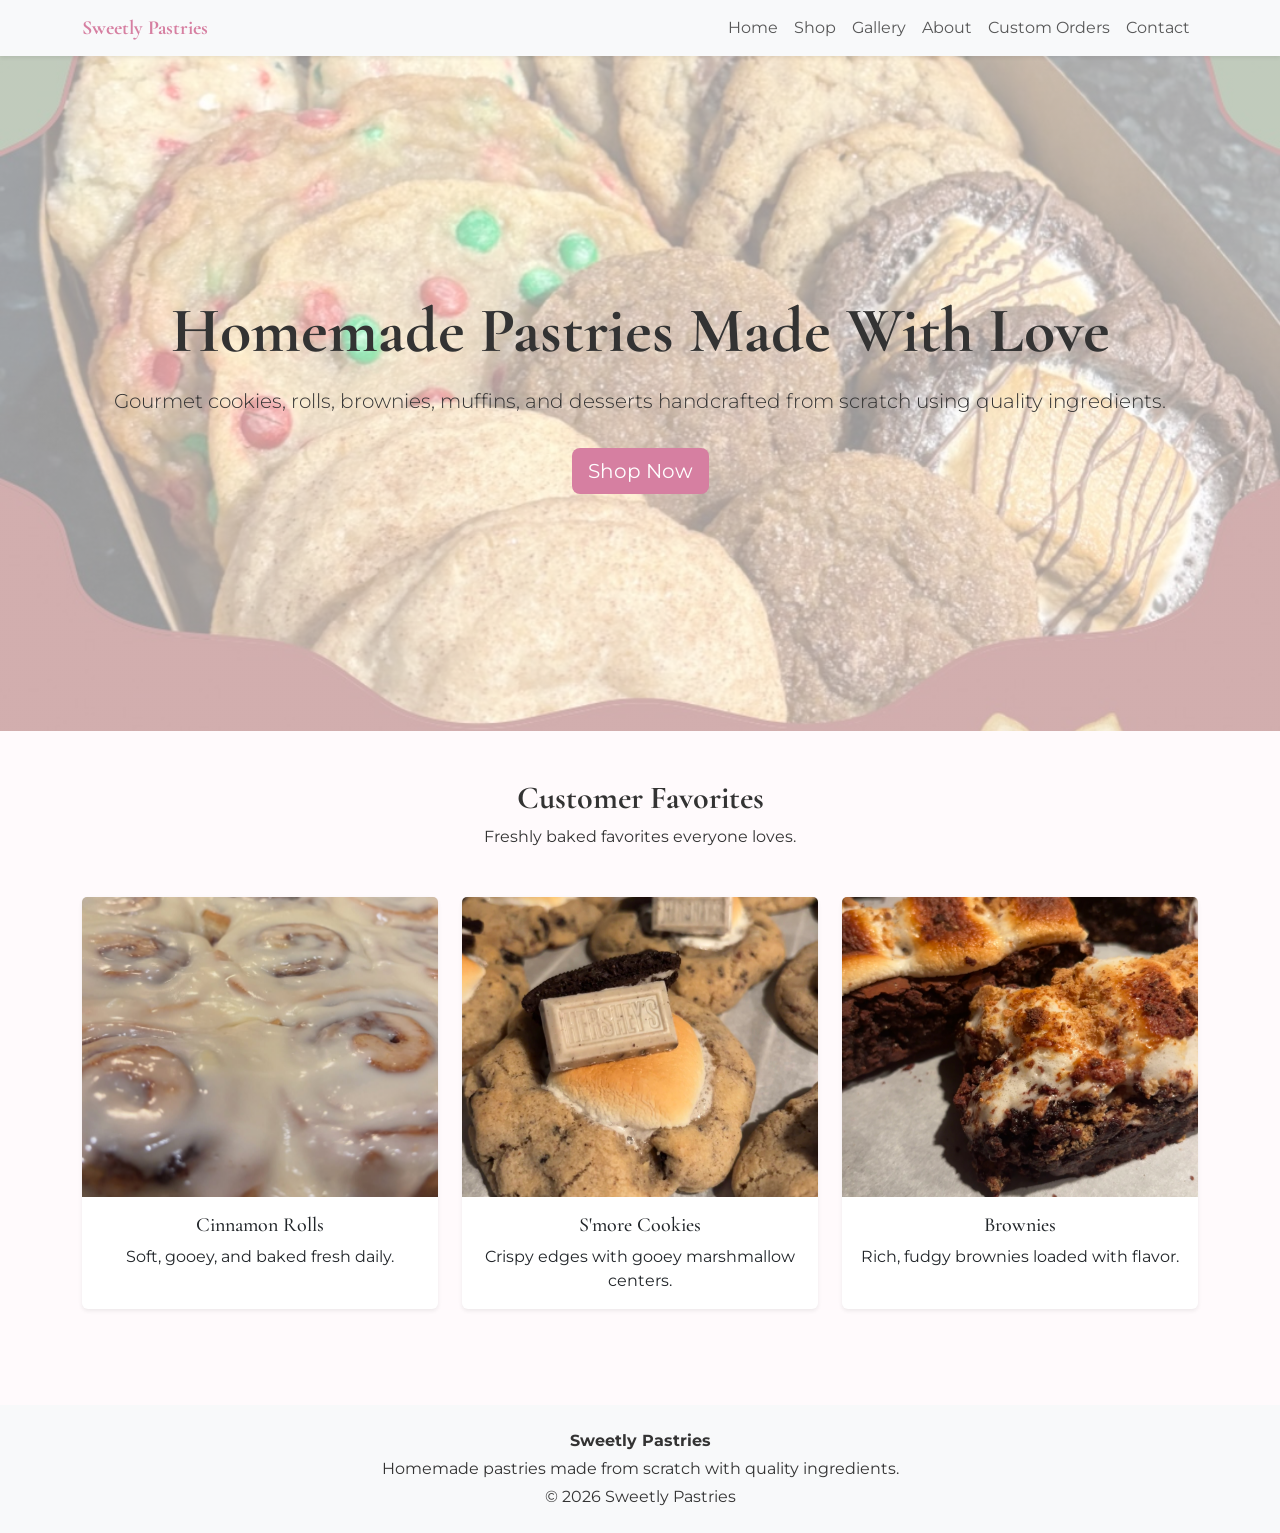
<file: index.html>
<!DOCTYPE html>
<html lang="en">
<head>
    <meta charset="UTF-8">
    <meta name="viewport" content="width=device-width, initial-scale=1.0">

    <title>Sweetly Pastries | Homemade Gourmet Pastries & Cookies</title>

    <meta name="description" content="Sweetly Pastries creates homemade gourmet pastries, cookies, brownies, muffins, and specialty desserts made from scratch with quality ingredients.">

    <link rel="preconnect" href="https://fonts.googleapis.com">
<link rel="preconnect" href="https://fonts.gstatic.com" crossorigin>

<link href="https://fonts.googleapis.com/css2?family=Cormorant+Garamond:wght@400;500;600;700&family=Montserrat:wght@300;400;500;600&display=swap" rel="stylesheet">

<!-- Bootstrap 5 -->
    <link
        href="https://cdn.jsdelivr.net/npm/bootstrap@5.3.7/dist/css/bootstrap.min.css"
        rel="stylesheet"
    >

    <!-- Custom CSS -->
    <link rel="stylesheet" href="css/styles.css">
</head>

<body>

    <!-- NAVBAR -->
    <nav class="navbar navbar-expand-lg navbar-light bg-light shadow-sm">
        <div class="container">

            <a class="navbar-brand fw-bold" href="index.html">
                Sweetly Pastries
            </a>

            <button
                class="navbar-toggler"
                type="button"
                data-bs-toggle="collapse"
                data-bs-target="#navbarNav"
            >
                <span class="navbar-toggler-icon"></span>
            </button>

            <div class="collapse navbar-collapse" id="navbarNav">

                <ul class="navbar-nav ms-auto">

                    <li class="nav-item">
                        <a class="nav-link" href="index.html">Home</a>
                    </li>

                    <li class="nav-item">
                        <a class="nav-link" href="shop.html">Shop</a>
                    </li>

                    <li class="nav-item">
                        <a class="nav-link" href="gallery.html">Gallery</a>
                    </li>

                    <li class="nav-item">
                        <a class="nav-link" href="about.html">About</a>
                    </li>

                    <li class="nav-item">
                        <a class="nav-link" href="custom-orders.html">Custom Orders</a>
                    </li>

                    <li class="nav-item">
                        <a class="nav-link" href="contact.html">Contact</a>
                    </li>

                </ul>

            </div>
        </div>
    </nav>

    <!-- HERO SECTION -->
    <header class="hero-section d-flex align-items-center">

        <div class="container text-center">

            <h1 class="display-3 fw-bold">
                Homemade Pastries Made With Love
            </h1>

            <p class="lead mt-3">
                Gourmet cookies, rolls, brownies, muffins, and desserts
                handcrafted from scratch using quality ingredients.
            </p>

            <a href="shop.html" class="btn btn-lg btn-dark mt-3">
                Shop Now
            </a>

        </div>

    </header>

    <!-- FEATURED SECTION -->
    <section class="py-5">

        <div class="container">

            <div class="text-center mb-5">

                <h2 class="fw-bold">Customer Favorites</h2>

                <p>
                    Freshly baked favorites everyone loves.
                </p>

            </div>

            <div class="row g-4">

                <div class="col-md-4">

                    <div class="card border-0 shadow-sm h-100">

                        <img
                            src="images/cinnamon-roll.jpg"
                            class="card-img-top"
                            alt="Cinnamon Rolls"
                        >

                        <div class="card-body text-center">

                            <h5 class="card-title">
                                Cinnamon Rolls
                            </h5>

                            <p class="card-text">
                                Soft, gooey, and baked fresh daily.
                            </p>

                        </div>

                    </div>

                </div>

                <div class="col-md-4">

                    <div class="card border-0 shadow-sm h-100">

                        <img
                            src="images/s'moreo.jpg"
                            class="card-img-top"
                            alt="S'moreo Cookies"
                        >

                        <div class="card-body text-center">

                            <h5 class="card-title">
                                S'more Cookies
                            </h5>

                            <p class="card-text">
                                Crispy edges with gooey marshmallow centers.
                            </p>

                        </div>

                    </div>

                </div>

                <div class="col-md-4">

                    <div class="card border-0 shadow-sm h-100">

                        <img
                            src="images/brownie.jpeg"
                            class="card-img-top"
                            alt="Brownies"
                        >

                        <div class="card-body text-center">

                            <h5 class="card-title">
                                Brownies
                            </h5>

                            <p class="card-text">
                                Rich, fudgy brownies loaded with flavor.
                            </p>

                        </div>

                    </div>

                </div>

            </div>

        </div>

    </section>

    <!-- FOOTER -->
    <footer class="bg-light py-4 mt-5">

        <div class="container text-center">

            <p class="mb-1 fw-bold">
                Sweetly Pastries
            </p>

            <p class="mb-1">
                Homemade pastries made from scratch with quality ingredients.
            </p>

            <p class="mb-0">
                © 2026 Sweetly Pastries
            </p>

        </div>

    </footer>

    <!-- Bootstrap JS -->
    <script
        src="https://cdn.jsdelivr.net/npm/bootstrap@5.3.7/dist/js/bootstrap.bundle.min.js">
    </script>

</body>
</html>
</file>
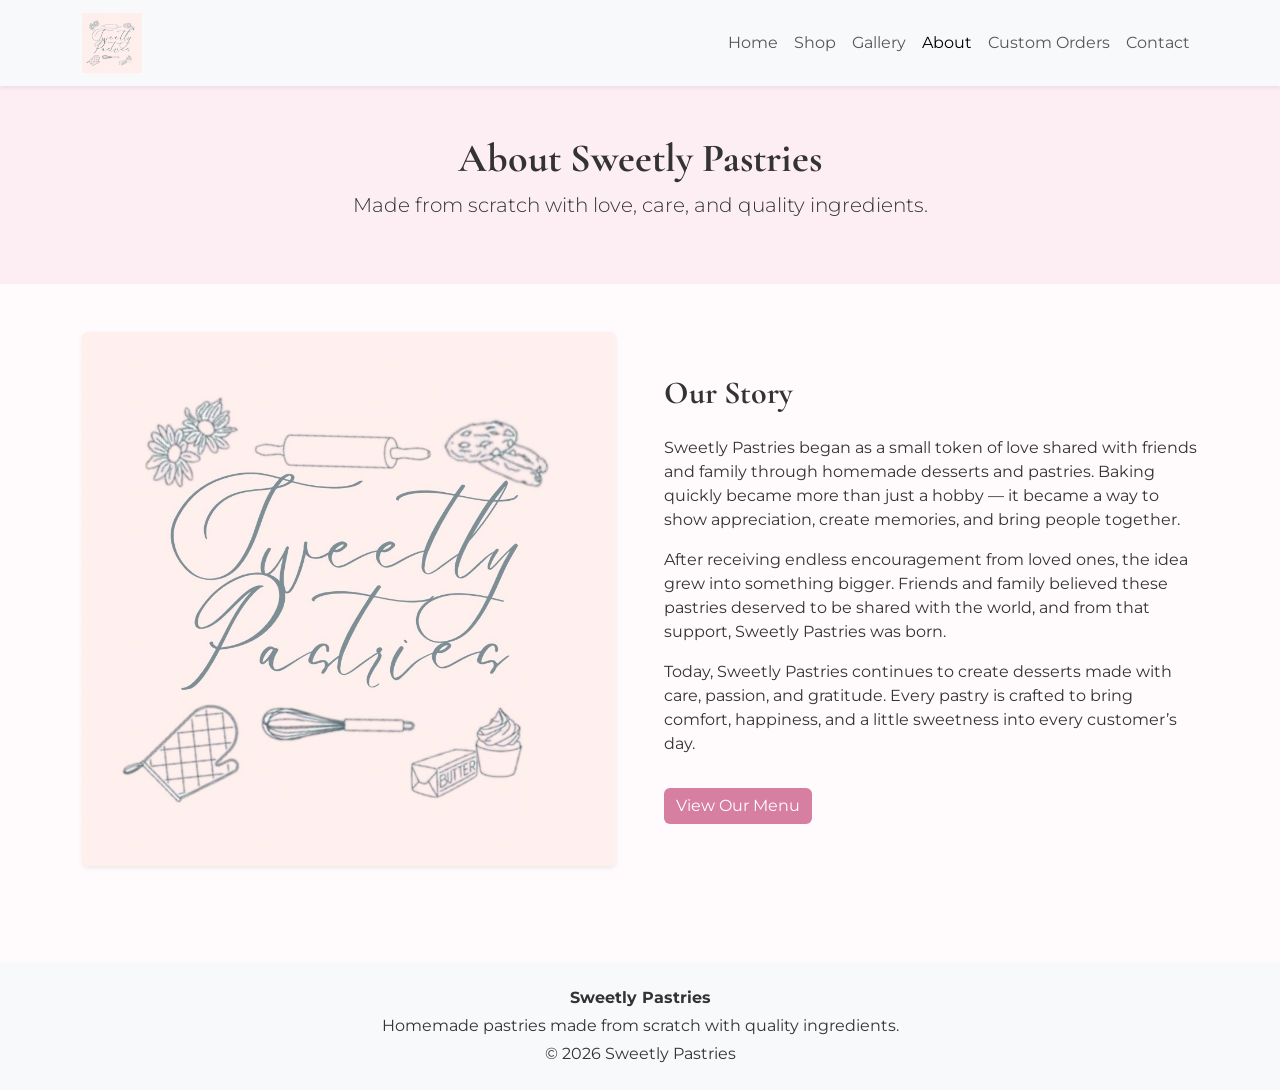
<file: about.html>
<!DOCTYPE html>
<html lang="en">

<head>
    <meta charset="UTF-8">
    <meta name="viewport" content="width=device-width, initial-scale=1.0">

    <title>About | Sweetly Pastries</title>

    <meta name="description"
        content="Learn the story behind Sweetly Pastries and our homemade desserts made from scratch with quality ingredients.">

    <!-- Google Fonts -->
    <link rel="preconnect" href="https://fonts.googleapis.com">
    <link rel="preconnect" href="https://fonts.gstatic.com" crossorigin>

    <link
        href="https://fonts.googleapis.com/css2?family=Cormorant+Garamond:wght@400;500;600;700&family=Montserrat:wght@300;400;500;600&display=swap"
        rel="stylesheet">

    <!-- Bootstrap -->
    <link href="https://cdn.jsdelivr.net/npm/bootstrap@5.3.7/dist/css/bootstrap.min.css"
        rel="stylesheet">

    <!-- Custom CSS -->
    <link rel="stylesheet" href="css/styles.css">
</head>

<body>

    <!-- NAVBAR -->
    <nav class="navbar navbar-expand-lg navbar-light bg-light shadow-sm">

        <div class="container">

            <a class="navbar-brand" href="index.html">

                <img
                    src="images/logo.jpg"
                    alt="Sweetly Pastries Logo"
                    height="60">

            </a>

            <button
                class="navbar-toggler"
                type="button"
                data-bs-toggle="collapse"
                data-bs-target="#navbarNav">

                <span class="navbar-toggler-icon"></span>

            </button>

            <div class="collapse navbar-collapse" id="navbarNav">

                <ul class="navbar-nav ms-auto">

                    <li class="nav-item">
                        <a class="nav-link" href="index.html">Home</a>
                    </li>

                    <li class="nav-item">
                        <a class="nav-link" href="shop.html">Shop</a>
                    </li>

                    <li class="nav-item">
                        <a class="nav-link" href="gallery.html">Gallery</a>
                    </li>

                    <li class="nav-item">
                        <a class="nav-link active" href="about.html">About</a>
                    </li>

                    <li class="nav-item">
                        <a class="nav-link" href="custom-orders.html">Custom Orders</a>
                    </li>

                    <li class="nav-item">
                        <a class="nav-link" href="contact.html">Contact</a>
                    </li>

                </ul>

            </div>

        </div>

    </nav>

    <!-- PAGE HEADER -->
    <header class="page-header text-center py-5">

        <div class="container">

            <h1 class="fw-bold">
                About Sweetly Pastries
            </h1>

            <p class="lead">
                Made from scratch with love, care, and quality ingredients.
            </p>

        </div>

    </header>

    <!-- ABOUT SECTION -->
    <main class="py-5">

        <div class="container">

            <div class="row align-items-center g-5">

                <!-- IMAGE -->
                <div class="col-md-6">

                    <img
                        src="images/logo.jpg"
                        class="img-fluid rounded shadow-sm"
                        alt="Sweetly Pastries Logo">

                </div>

                <!-- TEXT -->
                <div class="col-md-6">

                    <h2 class="fw-bold mb-4">
                        Our Story
                    </h2>

                    <p>
                        Sweetly Pastries began as a small token of love shared with friends and family through homemade desserts and pastries.
                        Baking quickly became more than just a hobby — it became a way to show appreciation, create memories, and bring people together.
                    </p>

                    <p>
                        After receiving endless encouragement from loved ones, the idea grew into something bigger.
                        Friends and family believed these pastries deserved to be shared with the world, and from that support, Sweetly Pastries was born.
                    </p>

                    <p>
                        Today, Sweetly Pastries continues to create desserts made with care, passion, and gratitude.
                        Every pastry is crafted to bring comfort, happiness, and a little sweetness into every customer’s day.
                    </p>

                    <a href="shop.html" class="btn btn-pink mt-3">
                        View Our Menu
                    </a>

                </div>

            </div>

        </div>

    </main>

    <!-- FOOTER -->
    <footer class="bg-light py-4 mt-5">

        <div class="container text-center">

            <p class="mb-1 fw-bold">
                Sweetly Pastries
            </p>

            <p class="mb-1">
                Homemade pastries made from scratch with quality ingredients.
            </p>

            <p class="mb-0">
                © 2026 Sweetly Pastries
            </p>

        </div>

    </footer>

    <!-- Bootstrap JS -->
    <script
        src="https://cdn.jsdelivr.net/npm/bootstrap@5.3.7/dist/js/bootstrap.bundle.min.js">
    </script>

</body>

</html>
</file>
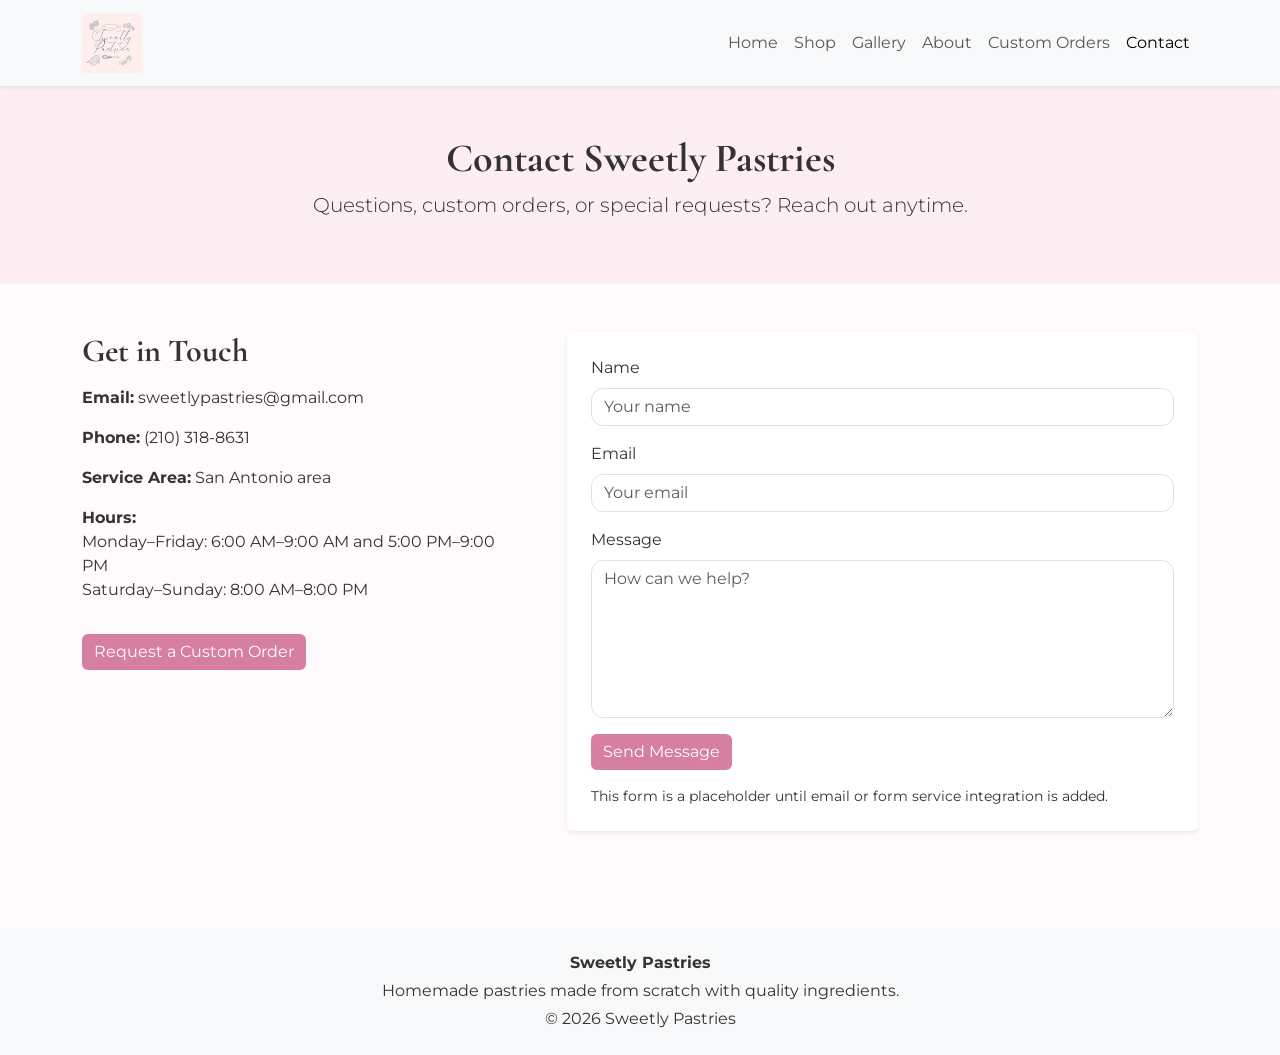
<file: contact.html>
<!DOCTYPE html>
<html lang="en">

<head>
    <meta charset="UTF-8">
    <meta name="viewport" content="width=device-width, initial-scale=1.0">

    <title>Contact | Sweetly Pastries</title>

    <meta name="description"
        content="Contact Sweetly Pastries for homemade pastries, custom orders, pickup, and delivery in the San Antonio area.">

    <link rel="preconnect" href="https://fonts.googleapis.com">
    <link rel="preconnect" href="https://fonts.gstatic.com" crossorigin>

    <link
        href="https://fonts.googleapis.com/css2?family=Cormorant+Garamond:wght@400;500;600;700&family=Montserrat:wght@300;400;500;600&display=swap"
        rel="stylesheet">

    <link
        href="https://cdn.jsdelivr.net/npm/bootstrap@5.3.7/dist/css/bootstrap.min.css"
        rel="stylesheet">

    <link rel="stylesheet" href="css/styles.css">
</head>

<body>

    <nav class="navbar navbar-expand-lg navbar-light bg-light shadow-sm">
        <div class="container">

            <a class="navbar-brand" href="index.html">
                <img src="images/logo.jpg" alt="Sweetly Pastries Logo" height="60">
            </a>

            <button
                class="navbar-toggler"
                type="button"
                data-bs-toggle="collapse"
                data-bs-target="#navbarNav">

                <span class="navbar-toggler-icon"></span>
            </button>

            <div class="collapse navbar-collapse" id="navbarNav">

                <ul class="navbar-nav ms-auto">

                    <li class="nav-item">
                        <a class="nav-link" href="index.html">Home</a>
                    </li>

                    <li class="nav-item">
                        <a class="nav-link" href="shop.html">Shop</a>
                    </li>

                    <li class="nav-item">
                        <a class="nav-link" href="gallery.html">Gallery</a>
                    </li>

                    <li class="nav-item">
                        <a class="nav-link" href="about.html">About</a>
                    </li>

                    <li class="nav-item">
                        <a class="nav-link" href="custom-orders.html">Custom Orders</a>
                    </li>

                    <li class="nav-item">
                        <a class="nav-link active" href="contact.html">Contact</a>
                    </li>

                </ul>

            </div>

        </div>
    </nav>

    <header class="page-header text-center py-5">
        <div class="container">
            <h1 class="fw-bold">Contact Sweetly Pastries</h1>
            <p class="lead">Questions, custom orders, or special requests? Reach out anytime.</p>
        </div>
    </header>

    <main class="py-5">
        <div class="container">

            <div class="row g-5">

                <div class="col-md-5">

                    <h2 class="fw-bold mb-3">Get in Touch</h2>

                    <p><strong>Email:</strong> sweetlypastries@gmail.com</p>
                    <p><strong>Phone:</strong> (210) 318-8631</p>
                    <p><strong>Service Area:</strong> San Antonio area</p>

                    <p>
                        <strong>Hours:</strong><br>
                        Monday–Friday: 6:00 AM–9:00 AM and 5:00 PM–9:00 PM<br>
                        Saturday–Sunday: 8:00 AM–8:00 PM
                    </p>

                    <a href="custom-orders.html" class="btn btn-pink mt-3">
                        Request a Custom Order
                    </a>

                </div>

                <div class="col-md-7">

                    <form class="custom-order-form p-4 rounded shadow-sm">

                        <div class="mb-3">
                            <label for="name" class="form-label">Name</label>
                            <input
                                type="text"
                                id="name"
                                class="form-control"
                                placeholder="Your name">
                        </div>

                        <div class="mb-3">
                            <label for="email" class="form-label">Email</label>
                            <input
                                type="email"
                                id="email"
                                class="form-control"
                                placeholder="Your email">
                        </div>

                        <div class="mb-3">
                            <label for="message" class="form-label">Message</label>
                            <textarea
                                id="message"
                                class="form-control"
                                rows="6"
                                placeholder="How can we help?"></textarea>
                        </div>

                        <button type="submit" class="btn btn-pink">
                            Send Message
                        </button>

                        <p class="small mt-3 mb-0">
                            This form is a placeholder until email or form service integration is added.
                        </p>

                    </form>

                </div>

            </div>

        </div>
    </main>

    <footer class="bg-light py-4 mt-5">

        <div class="container text-center">

            <p class="mb-1 fw-bold">Sweetly Pastries</p>

            <p class="mb-1">
                Homemade pastries made from scratch with quality ingredients.
            </p>

            <p class="mb-0">© 2026 Sweetly Pastries</p>

        </div>

    </footer>

    <script
        src="https://cdn.jsdelivr.net/npm/bootstrap@5.3.7/dist/js/bootstrap.bundle.min.js">
    </script>

</body>

</html>
</file>
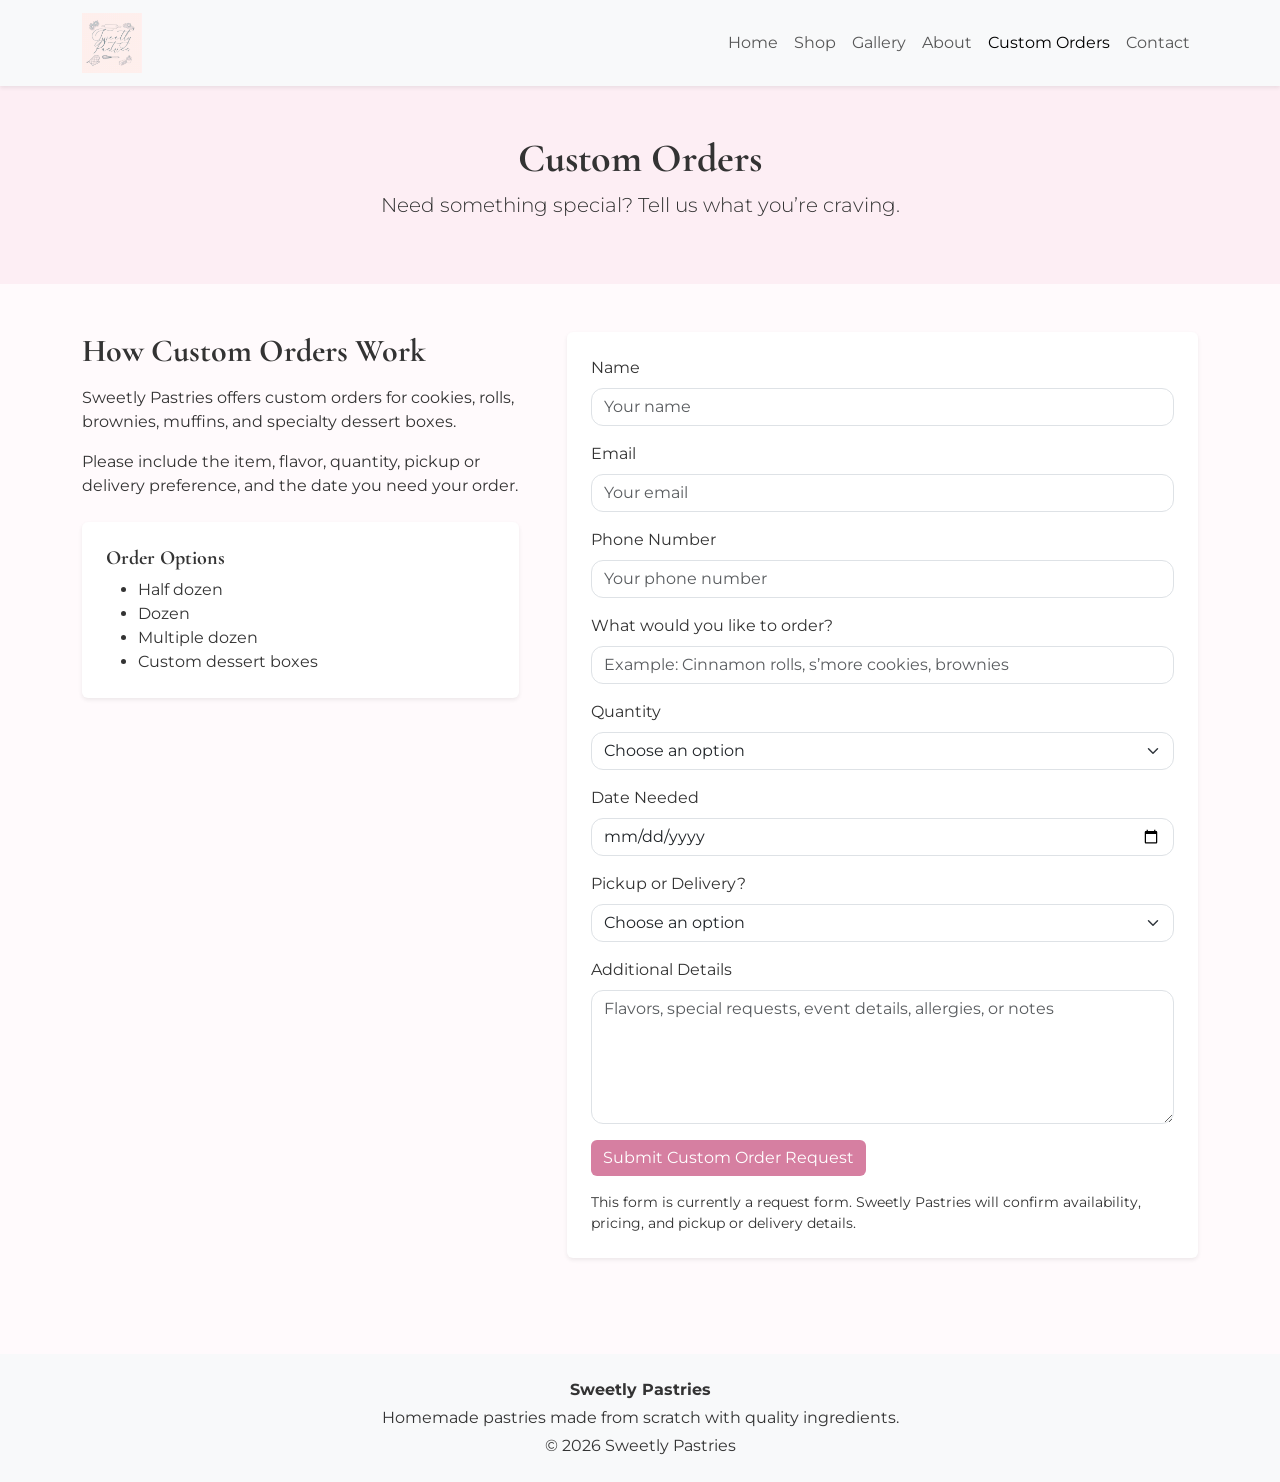
<file: custom-orders.html>
<!DOCTYPE html>
<html lang="en">
<head>
    <meta charset="UTF-8">
    <meta name="viewport" content="width=device-width, initial-scale=1.0">
    <title>Custom Orders | Sweetly Pastries</title>
    <meta name="description" content="Request a custom order from Sweetly Pastries for cookies, rolls, brownies, muffins, and specialty desserts.">

    <link rel="preconnect" href="https://fonts.googleapis.com">
    <link rel="preconnect" href="https://fonts.gstatic.com" crossorigin>
    <link href="https://fonts.googleapis.com/css2?family=Cormorant+Garamond:wght@400;500;600;700&family=Montserrat:wght@300;400;500;600&display=swap" rel="stylesheet">

    <link href="https://cdn.jsdelivr.net/npm/bootstrap@5.3.7/dist/css/bootstrap.min.css" rel="stylesheet">
    <link rel="stylesheet" href="css/styles.css">
</head>

<body>

<nav class="navbar navbar-expand-lg navbar-light bg-light shadow-sm">
    <div class="container">
        <a class="navbar-brand" href="index.html">
            <img src="images/logo.jpg" alt="Sweetly Pastries Logo" height="60">
        </a>

        <button class="navbar-toggler" type="button" data-bs-toggle="collapse" data-bs-target="#navbarNav">
            <span class="navbar-toggler-icon"></span>
        </button>

        <div class="collapse navbar-collapse" id="navbarNav">
            <ul class="navbar-nav ms-auto">
                <li class="nav-item"><a class="nav-link" href="index.html">Home</a></li>
                <li class="nav-item"><a class="nav-link" href="shop.html">Shop</a></li>
                <li class="nav-item"><a class="nav-link" href="gallery.html">Gallery</a></li>
                <li class="nav-item"><a class="nav-link" href="about.html">About</a></li>
                <li class="nav-item"><a class="nav-link active" href="custom-orders.html">Custom Orders</a></li>
                <li class="nav-item"><a class="nav-link" href="contact.html">Contact</a></li>
            </ul>
        </div>
    </div>
</nav>

<header class="page-header text-center py-5">
    <div class="container">
        <h1 class="fw-bold">Custom Orders</h1>
        <p class="lead">Need something special? Tell us what you’re craving.</p>
    </div>
</header>

<main class="py-5">
    <div class="container">
        <div class="row g-5">

            <div class="col-md-5">
                <h2 class="fw-bold mb-3">How Custom Orders Work</h2>

                <p>
                    Sweetly Pastries offers custom orders for cookies, rolls, brownies,
                    muffins, and specialty dessert boxes.
                </p>

                <p>
                    Please include the item, flavor, quantity, pickup or delivery preference,
                    and the date you need your order.
                </p>

                <div class="custom-note p-4 rounded shadow-sm mt-4">
                    <h5 class="fw-bold">Order Options</h5>
                    <ul class="mb-0">
                        <li>Half dozen</li>
                        <li>Dozen</li>
                        <li>Multiple dozen</li>
                        <li>Custom dessert boxes</li>
                    </ul>
                </div>
            </div>

            <div class="col-md-7">
                <form class="custom-order-form p-4 rounded shadow-sm">

                    <div class="mb-3">
                        <label for="name" class="form-label">Name</label>
                        <input type="text" id="name" class="form-control" placeholder="Your name">
                    </div>

                    <div class="mb-3">
                        <label for="email" class="form-label">Email</label>
                        <input type="email" id="email" class="form-control" placeholder="Your email">
                    </div>

                    <div class="mb-3">
                        <label for="phone" class="form-label">Phone Number</label>
                        <input type="tel" id="phone" class="form-control" placeholder="Your phone number">
                    </div>

                    <div class="mb-3">
                        <label for="item" class="form-label">What would you like to order?</label>
                        <input type="text" id="item" class="form-control" placeholder="Example: Cinnamon rolls, s’more cookies, brownies">
                    </div>

                    <div class="mb-3">
                        <label for="quantity" class="form-label">Quantity</label>
                        <select id="quantity" class="form-select">
                            <option selected disabled>Choose an option</option>
                            <option>Half dozen</option>
                            <option>Dozen</option>
                            <option>Two dozen</option>
                            <option>Three dozen</option>
                            <option>Four dozen or more</option>
                            <option>Custom amount</option>
                        </select>
                    </div>

                    <div class="mb-3">
                        <label for="date" class="form-label">Date Needed</label>
                        <input type="date" id="date" class="form-control">
                    </div>

                    <div class="mb-3">
                        <label for="delivery" class="form-label">Pickup or Delivery?</label>
                        <select id="delivery" class="form-select">
                            <option selected disabled>Choose an option</option>
                            <option>Home pickup</option>
                            <option>Delivery in San Antonio area for orders over $75</option>
                        </select>
                    </div>

                    <div class="mb-3">
                        <label for="message" class="form-label">Additional Details</label>
                        <textarea id="message" class="form-control" rows="5" placeholder="Flavors, special requests, event details, allergies, or notes"></textarea>
                    </div>

                    <button type="submit" class="btn btn-pink">
                        Submit Custom Order Request
                    </button>

                    <p class="small mt-3 mb-0">
                        This form is currently a request form. Sweetly Pastries will confirm availability, pricing, and pickup or delivery details.
                    </p>

                </form>
            </div>

        </div>
    </div>
</main>

<footer class="bg-light py-4 mt-5">
    <div class="container text-center">
        <p class="mb-1 fw-bold">Sweetly Pastries</p>
        <p class="mb-1">Homemade pastries made from scratch with quality ingredients.</p>
        <p class="mb-0">© 2026 Sweetly Pastries</p>
    </div>
</footer>

<script src="https://cdn.jsdelivr.net/npm/bootstrap@5.3.7/dist/js/bootstrap.bundle.min.js"></script>
</body>
</html>
</file>
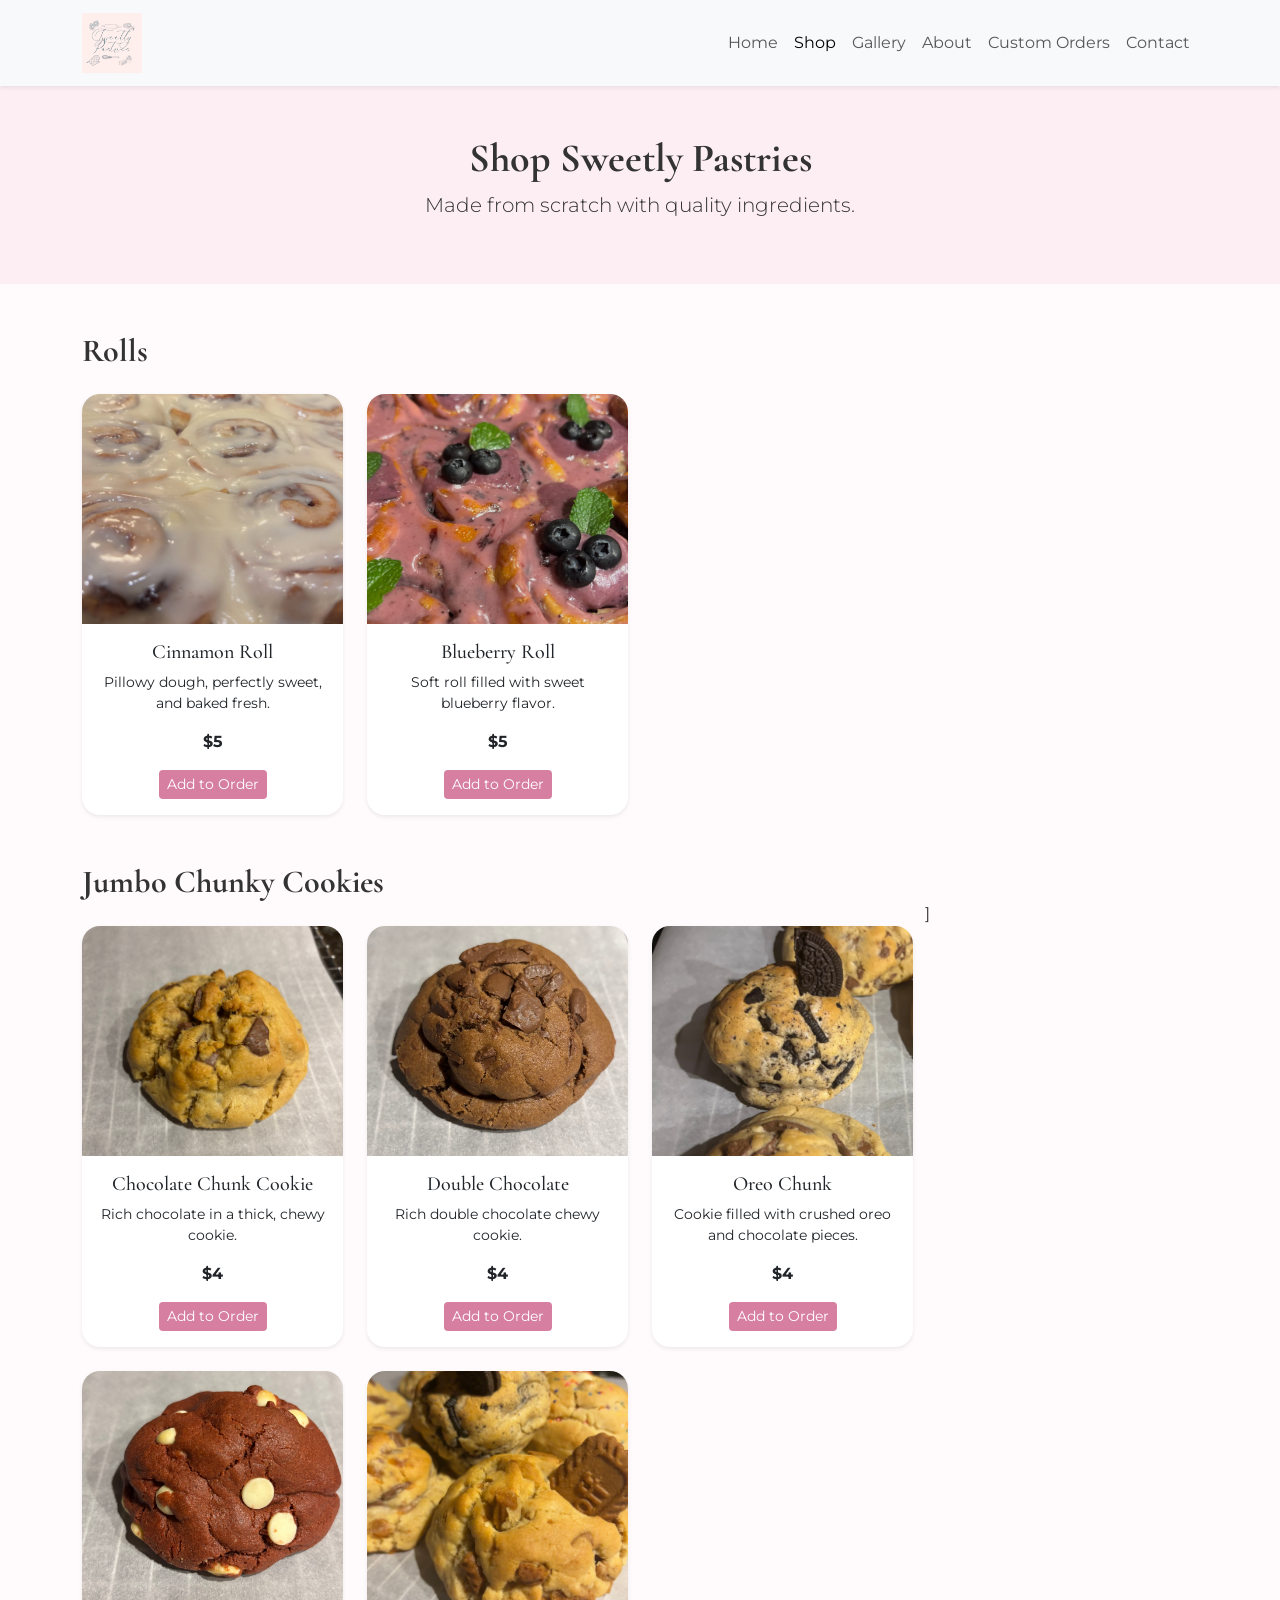
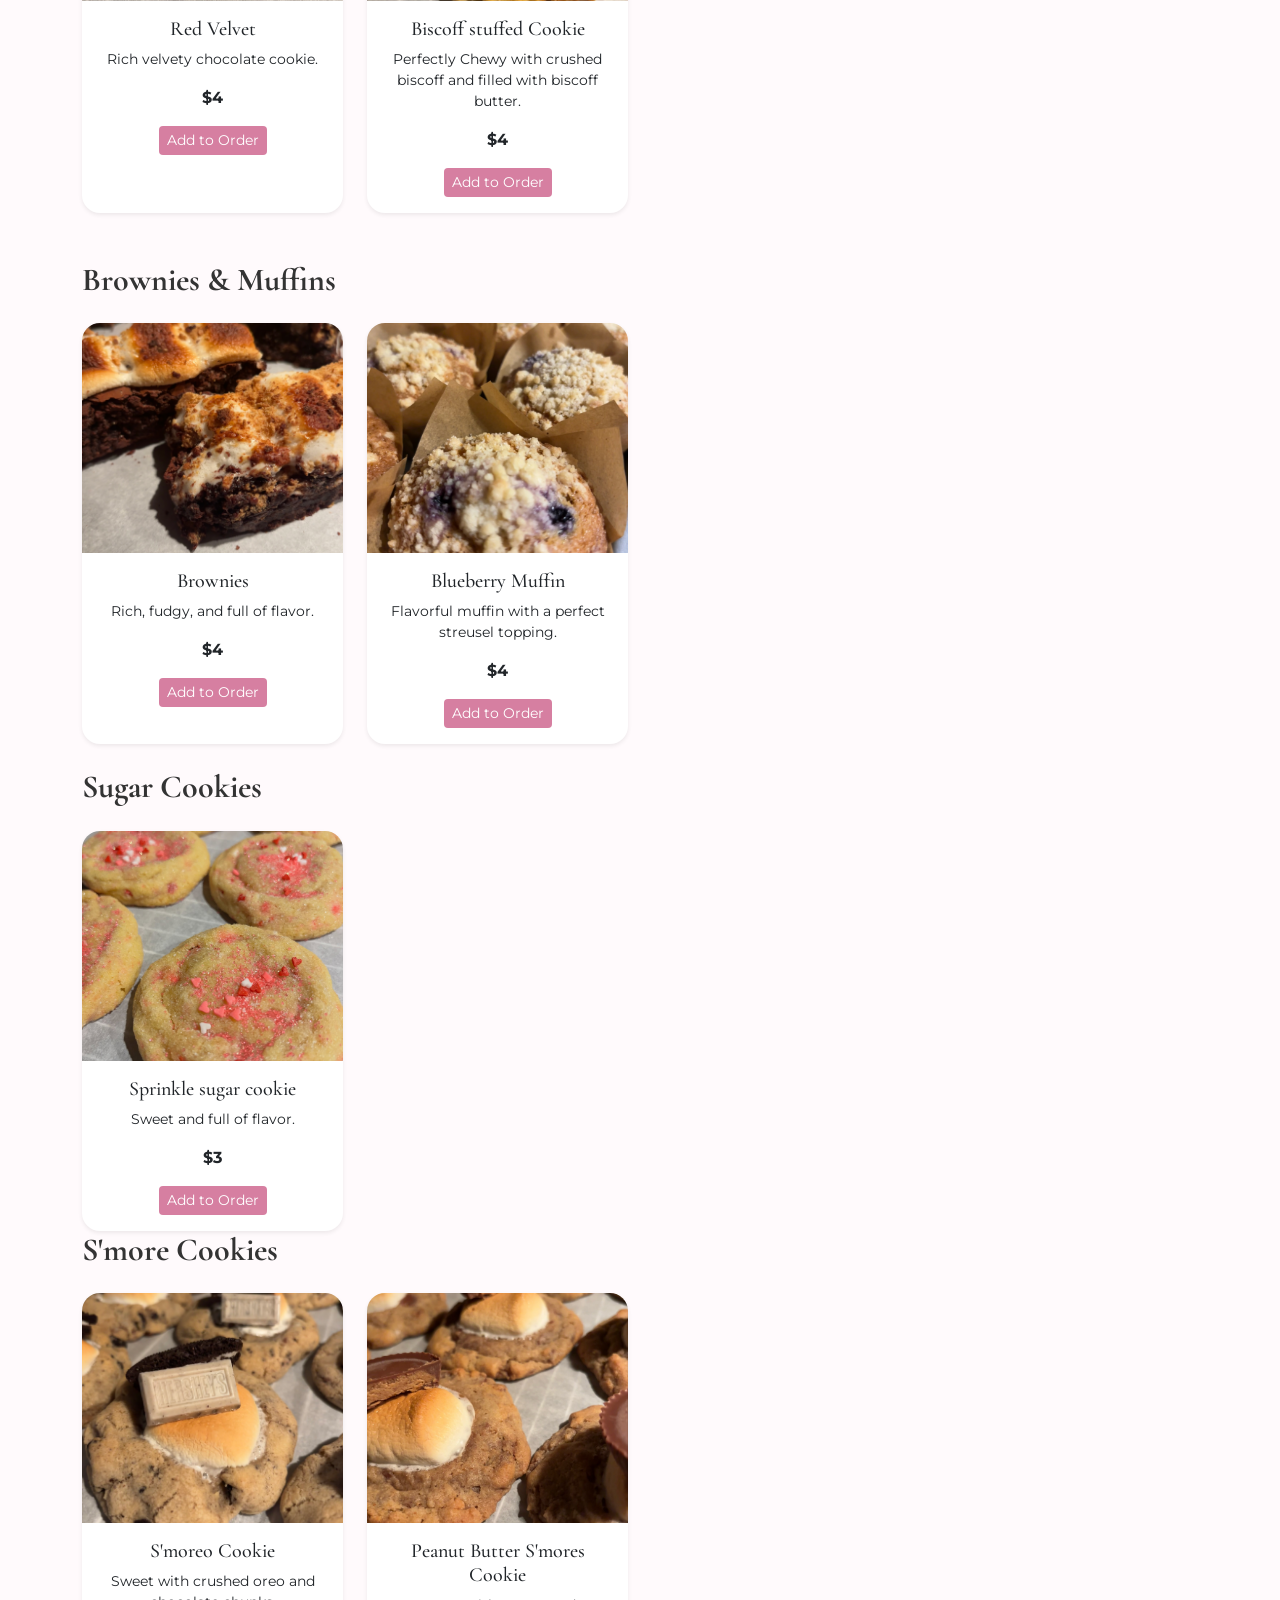
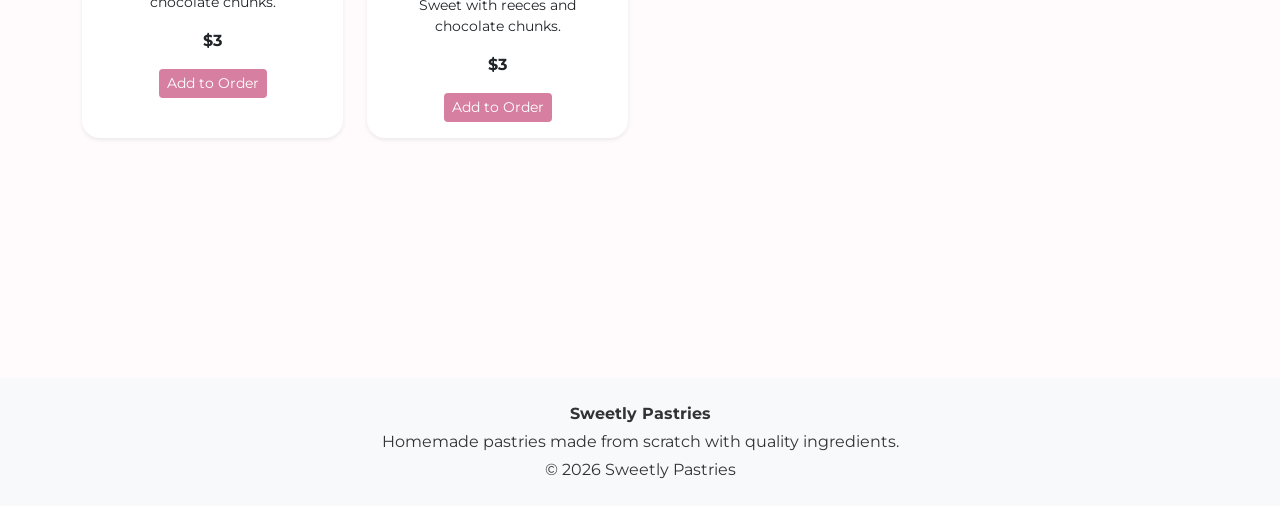
<file: shop.html>
<!DOCTYPE html>
<html lang="en">
<head>
    <meta charset="UTF-8">
    <meta name="viewport" content="width=device-width, initial-scale=1.0">
    <title>Shop | Sweetly Pastries</title>
    <meta name="description" content="Shop homemade cookies, rolls, brownies, muffins, and pastries from Sweetly Pastries.">

    <link rel="preconnect" href="https://fonts.googleapis.com">
<link rel="preconnect" href="https://fonts.gstatic.com" crossorigin>

<link href="https://fonts.googleapis.com/css2?family=Cormorant+Garamond:wght@400;500;600;700&family=Montserrat:wght@300;400;500;600&display=swap" rel="stylesheet">

    <link href="https://cdn.jsdelivr.net/npm/bootstrap@5.3.7/dist/css/bootstrap.min.css" rel="stylesheet">
    <link rel="stylesheet" href="css/styles.css">
</head>

<body>

<nav class="navbar navbar-expand-lg navbar-light bg-light shadow-sm">
    <div class="container">
        <a class="navbar-brand" href="index.html">
            <img src="images/logo.jpg" alt="Sweetly Pastries Logo" height="60">
        </a>

        <button class="navbar-toggler" type="button" data-bs-toggle="collapse" data-bs-target="#navbarNav">
            <span class="navbar-toggler-icon"></span>
        </button>

        <div class="collapse navbar-collapse" id="navbarNav">
            <ul class="navbar-nav ms-auto">
                <li class="nav-item"><a class="nav-link" href="index.html">Home</a></li>
                <li class="nav-item"><a class="nav-link active" href="shop.html">Shop</a></li>
                <li class="nav-item"><a class="nav-link" href="gallery.html">Gallery</a></li>
                <li class="nav-item"><a class="nav-link" href="about.html">About</a></li>
                <li class="nav-item"><a class="nav-link" href="custom-orders.html">Custom Orders</a></li>
                <li class="nav-item"><a class="nav-link" href="contact.html">Contact</a></li>
            </ul>
        </div>
    </div>
</nav>

<header class="page-header text-center py-5">
    <div class="container">
        <h1 class="fw-bold">Shop Sweetly Pastries</h1>
        <p class="lead">Made from scratch with quality ingredients.</p>
    </div>
</header>

<main class="py-5">
    <div class="container">

        <section class="mb-5">
            <h2 class="fw-bold mb-4">Rolls</h2>

            <div class="row g-4">

                <div class="col-md-3">
                    <div class="card product-card h-100 shadow-sm border-0">
                        <img src="images/cinnamon-roll.jpg" class="card-img-top" alt="Cinnamon Roll">
                        <div class="card-body text-center">
                            <h5>Cinnamon Roll</h5>
                            <p class="small">Pillowy dough, perfectly sweet, and baked fresh.</p>
                            <p class="fw-bold">$5</p>
                            <button class="btn btn-pink btn-sm">Add to Order</button>
                        </div>
                    </div>
                </div>

                <div class="col-md-3">
                    <div class="card product-card h-100 shadow-sm border-0">
                        <img src="images/blueberry-roll.jpg" class="card-img-top" alt="Blueberry Roll">
                        <div class="card-body text-center">
                            <h5>Blueberry Roll</h5>
                            <p class="small">Soft roll filled with sweet blueberry flavor.</p>
                            <p class="fw-bold">$5</p>
                            <button class="btn btn-pink btn-sm">Add to Order</button>
                        </div>
                    </div>
                </div>

            </div>
        </section>

        <section class="mb-5">
            <h2 class="fw-bold mb-4">Jumbo Chunky Cookies</h2>

            <div class="row g-4">

                <div class="col-md-3">
                    <div class="card product-card h-100 shadow-sm border-0">
                        <img src="images/IMG_0134.jpeg" class="card-img-top" alt="Chocolate Chunk Cookie">
                        <div class="card-body text-center">
                            <h5> Chocolate Chunk Cookie</h5>
                            <p class="small">Rich chocolate in a thick, chewy cookie.</p>
                            <p class="fw-bold">$4</p>
                            <button class="btn btn-pink btn-sm">Add to Order</button>
                        </div>
                    </div>
                </div>
                             
                <div class="col-md-3">
                    <div class="card product-card h-100 shadow-sm border-0">
                        <img src="images/double-chocolate.jpg" class="card-img-top" alt="Double Chocolate Cookie">
                        <div class="card-body text-center">
                            <h5>Double Chocolate</h5>
                            <p class="small">Rich double chocolate chewy cookie.</p>
                            <p class="fw-bold">$4</p>
                            <button class="btn btn-pink btn-sm">Add to Order</button>
                        </div>
                    </div>
                </div>

                <div class="col-md-3">
                    <div class="card product-card h-100 shadow-sm border-0">
                        <img src="images/IMG_9955.jpeg" class="card-img-top" alt="Oreo Chunk Cookie">
                        <div class="card-body text-center">
                            <h5>Oreo Chunk</h5>
                            <p class="small">Cookie filled with crushed oreo and chocolate pieces.</p>
                            <p class="fw-bold">$4</p>
                            <button class="btn btn-pink btn-sm">Add to Order</button>
                        </div>
                    </div>
                </div>
                
  ]             <div class="col-md-3">
                    <div class="card product-card h-100 shadow-sm border-0">
                        <img src="images/IMG_0136.jpeg" class="card-img-top" alt="Red Velvet Cookie">
                        <div class="card-body text-center">
                            <h5>Red Velvet</h5>
                            <p class="small">Rich velvety chocolate cookie.</p>
                            <p class="fw-bold">$4</p>
                            <button class="btn btn-pink btn-sm">Add to Order</button>
                        </div>
                    </div>
                </div>
                
                <div class="col-md-3">
                    <div class="card product-card h-100 shadow-sm border-0">
                        <img src="images/biscoff-cookie.jpg" class="card-img-top" alt="Biscoff Stuffed Cookie">
                        <div class="card-body text-center">
                            <h5>Biscoff stuffed Cookie</h5>
                            <p class="small">Perfectly Chewy with crushed biscoff and filled with biscoff butter.</p>
                            <p class="fw-bold">$4</p>
                            <button class="btn btn-pink btn-sm">Add to Order</button>
                        </div>
                    </div>
                </div>
                             
            </div>
        </section>

        <section class="mb-5">
            <h2 class="fw-bold mb-4">Brownies & Muffins</h2>

            <div class="row g-4">

                <div class="col-md-3">
                    <div class="card product-card h-100 shadow-sm border-0">
                        <img src="images/brownie.jpeg" class="card-img-top" alt="Brownie">
                        <div class="card-body text-center">
                            <h5>Brownies</h5>
                            <p class="small">Rich, fudgy, and full of flavor.</p>
                            <p class="fw-bold">$4</p>
                            <button class="btn btn-pink btn-sm">Add to Order</button>
                        </div>
                    </div>
                </div>

                <div class="col-md-3">
                    <div class="card product-card h-100 shadow-sm border-0">
                        <img src="images/blueberry-muffin.jpg" class="card-img-top" alt="Blueberry Muffin">
                        <div class="card-body text-center">
                            <h5>Blueberry Muffin</h5>
                            <p class="small">Flavorful muffin with a perfect streusel topping.</p>
                            <p class="fw-bold">$4</p>
                            <button class="btn btn-pink btn-sm">Add to Order</button>
                        </div>
                    </div>
                </div>
                
   <section class="mb-5">
            <h2 class="fw-bold mb-4">Sugar Cookies</h2>

            <div class="row g-4">

                <div class="col-md-3">
                    <div class="card product-card h-100 shadow-sm border-0">
                        <img src="images/gallery3.jpg" class="card-img-top" alt="Sprinkle Sugar Cookie">
                        <div class="card-body text-center">
                            <h5>Sprinkle sugar cookie</h5>
                            <p class="small">Sweet and full of flavor.</p>
                            <p class="fw-bold">$3</p>
                            <button class="btn btn-pink btn-sm">Add to Order</button>
                        </div>
                    </div>
                </div>
            </div>
       
   <section class="mb-5">
            <h2 class="fw-bold mb-4">S'more Cookies</h2>

            <div class="row g-4">

                <div class="col-md-3">
                    <div class="card product-card h-100 shadow-sm border-0">
                        <img src="images/smoreo.jpg" class="card-img-top" alt="S'moreo">
                        <div class="card-body text-center">
                            <h5>S'moreo Cookie</h5>
                            <p class="small">Sweet with crushed oreo and chocolate chunks.</p>
                            <p class="fw-bold">$3</p>
                            <button class="btn btn-pink btn-sm">Add to Order</button>
                        </div>
                    </div>
                </div>
                
               <div class="col-md-3">
                    <div class="card product-card h-100 shadow-sm border-0">
                        <img src="images/smore-cookie.jpg" class="card-img-top" alt="Peanut Butter S'mores Cookie">
                        <div class="card-body text-center">
                            <h5>Peanut Butter S'mores Cookie</h5>
                            <p class="small">Sweet with reeces and chocolate chunks.</p>
                            <p class="fw-bold">$3</p>
                            <button class="btn btn-pink btn-sm">Add to Order</button>
                        </div>
                    </div>
                </div>
                
            </div>
        </section>

    </div>
</main>

<footer class="bg-light py-4 mt-5">
    <div class="container text-center">
        <p class="mb-1 fw-bold">Sweetly Pastries</p>
        <p class="mb-1">Homemade pastries made from scratch with quality ingredients.</p>
        <p class="mb-0">© 2026 Sweetly Pastries</p>
    </div>
</footer>

<script src="https://cdn.jsdelivr.net/npm/bootstrap@5.3.7/dist/js/bootstrap.bundle.min.js"></script>
</body>
</html>
</file>
<file: css/styles.css>
body {
    font-family: 'Montserrat', sans-serif;
    background-color: #fffafc;
    color: #333;
}

h1,
h2,
h3,
h4,
h5,
.navbar-brand {
    font-family: 'Cormorant Garamond', serif;
}

.hero-section {
    min-height: 75vh;
    background: linear-gradient(
        rgba(255,255,255,0.6),
        rgba(255,255,255,0.6)
    ),
    url("../images/hero.jpg");

    background-size: cover;
    background-position: center;
}

.navbar-brand {
    color: #d67fa1 !important;
}

.btn-dark {
    background-color: #d67fa1;
    border: none;
}

.btn-dark:hover {
    background-color: #bf6d8c;
}

.card img {
    height: 300px;
    object-fit: cover;
}

.page-header {
    background-color: #fdeef4;
}

.btn-pink {
    background-color: #d67fa1;
    color: white;
    border: none;
}

.btn-pink:hover {
    background-color: #bf6d8c;
    color: white;
}

.product-card img {
    height: 230px;
    object-fit: cover;
}

.product-card {
    border-radius: 18px;
    overflow: hidden;
}

/* CUSTOM ORDERS */

.custom-order-form,
.custom-note {
    background-color: #ffffff;
}

.custom-order-form .form-control,
.custom-order-form .form-select {
    border-radius: 12px;
}
</file>
